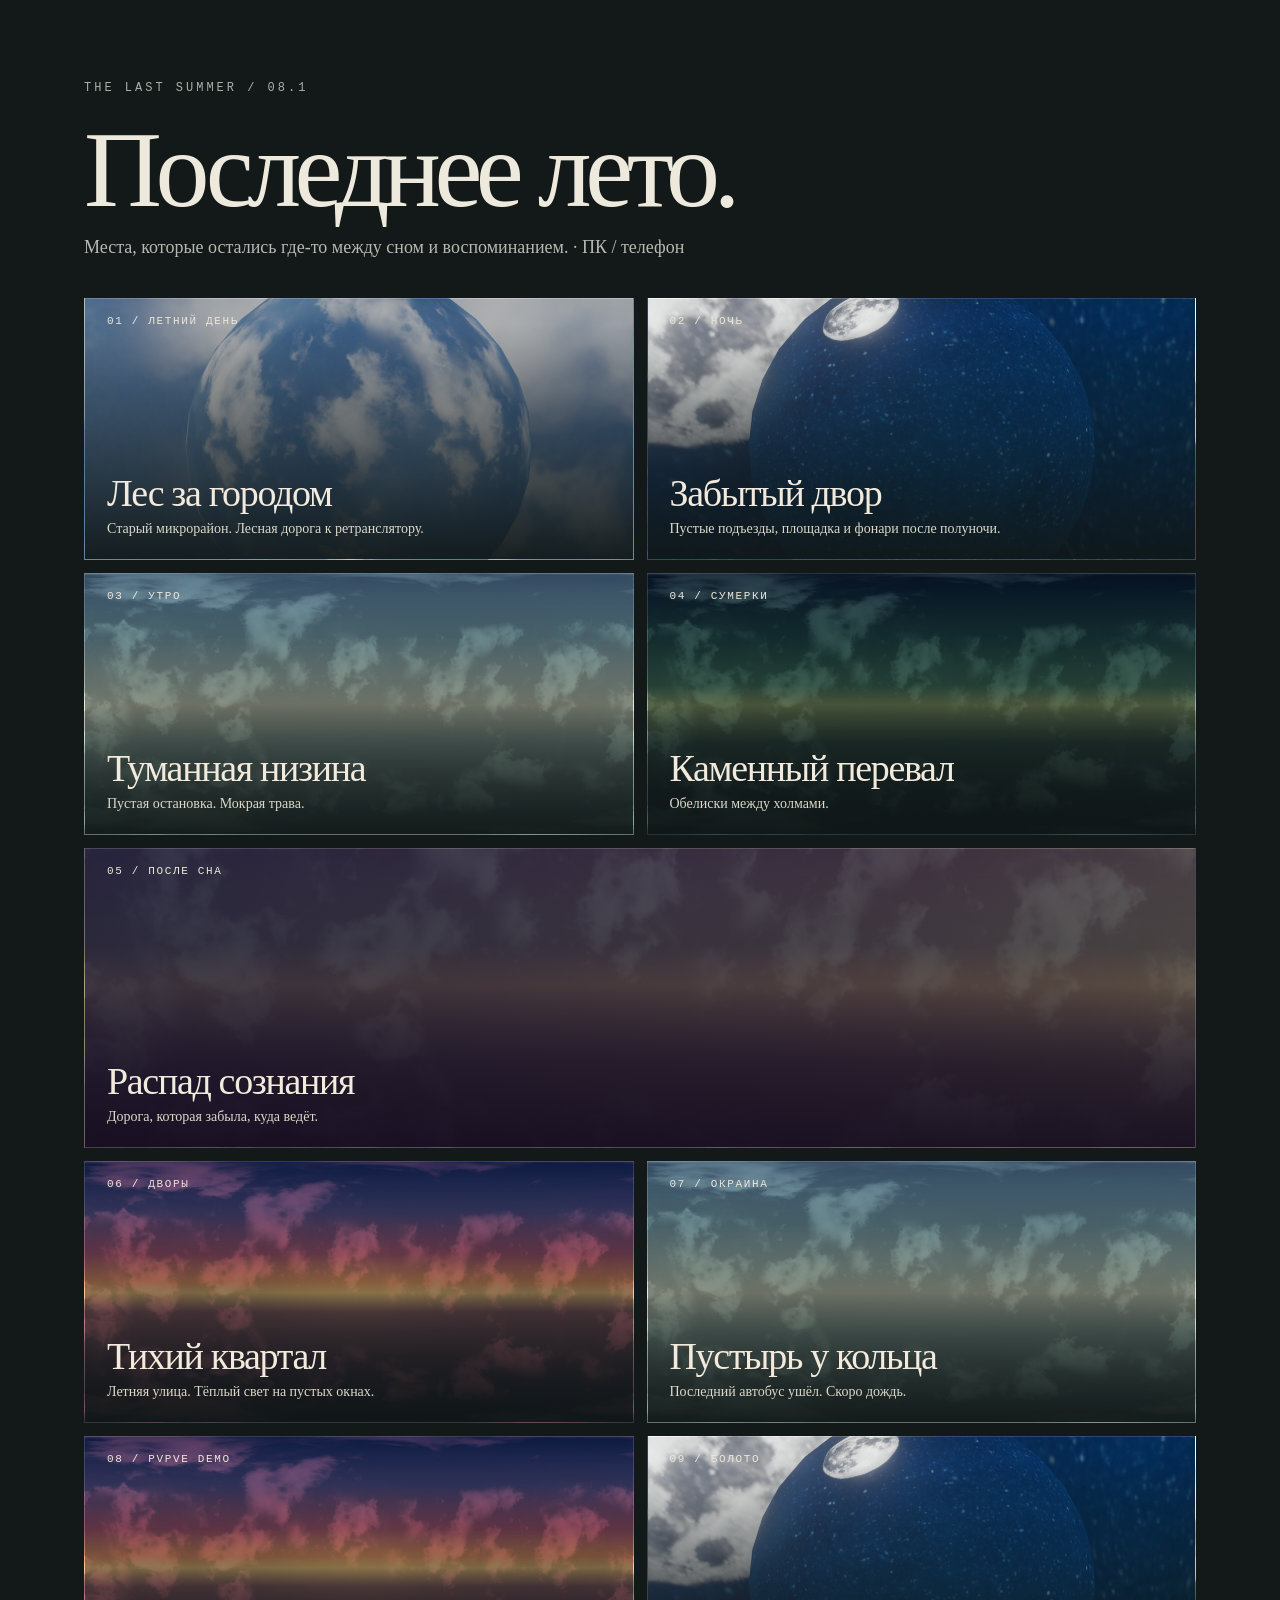
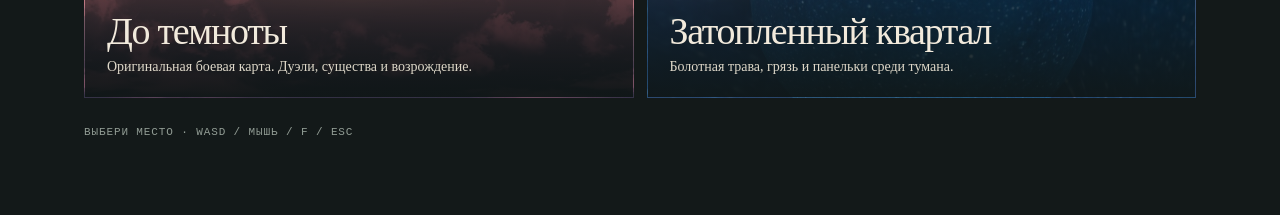
<file: index.html>
<!doctype html><html lang="ru"><head><meta charset="utf-8"><meta name="viewport" content="width=device-width,initial-scale=1,viewport-fit=cover"><title>Последнее лето — места</title><style>*{box-sizing:border-box}body{margin:0;background:#131919;color:#eee9dd;font-family:Georgia,serif;min-height:100vh}main{max-width:1160px;margin:auto;padding:clamp(24px,6vw,80px) 24px}small{font:12px monospace;letter-spacing:.25em;color:#a7b1a8}h1{font-size:clamp(52px,9vw,108px);font-weight:400;line-height:.95;letter-spacing:-.06em;margin:24px 0 16px}header p{font-size:18px;color:#b6b9b1;margin:0 0 40px}section{display:grid;grid-template-columns:repeat(2,minmax(0,1fr));gap:13px}.place{min-height:200px;aspect-ratio:2.1;position:relative;display:flex;flex-direction:column;justify-content:flex-end;padding:22px;text-decoration:none;color:#f2eadc;border:1px solid #ffffff22;background-color:#202a28;background-size:cover;background-position:center 44%;overflow:hidden;transition:filter .2s,border .2s}.place:before{content:"";position:absolute;inset:0;background:linear-gradient(0deg,#101717ef,#10171715 90%)}.place>*{position:relative}.place:hover,.place:focus-visible{border-color:#e1d2b9;filter:brightness(1.18)}.num{position:absolute;top:16px;left:22px;font:11px monospace;letter-spacing:.15em;color:#eee6d8}.name{font-size:clamp(24px,3vw,38px);letter-spacing:-.035em}.desc{font-size:14px;color:#ddd7c8;margin-top:6px}.night{background-image:url('./assets/curated/sky/PSX_NIGHTSKY_PREview.jpg')}.daylight{background-image:url('./assets/curated/sky/DAYSKY_Preview.jpg')}.sunset{background-image:url('./assets/derived/sunset.jpg')}.mist{background-image:url('./assets/derived/mist.jpg')}.twilight{background-image:url('./assets/derived/twilight.jpg')}footer{color:#929d95;font:11px monospace;letter-spacing:.08em;margin-top:28px}@media(max-width:600px){section{grid-template-columns:1fr}.place{min-height:155px}}.psyche{background-image:linear-gradient(125deg,#311c44a0,#79385270 65%,#c9786855),url('./assets/derived/twilight.jpg');grid-column:1/-1;aspect-ratio:3.7;background-position:center 55%}.psyche:before{background:linear-gradient(0deg,#160e20eb,#20132918 95%)}@media(max-width:600px){.psyche{aspect-ratio:2.1}} </style></head><body><main><header><small>THE LAST SUMMER / 08.1</small><h1>Последнее лето.</h1><p>Места, которые остались где-то между сном и воспоминанием. · ПК / телефон</p></header><section aria-label="Выбор места"><a class="place daylight" href="./survival.html?map=sunset&v=081"><span class="num">01 / ЛЕТНИЙ ДЕНЬ</span><span class="name">Лес за городом</span><span class="desc">Старый микрорайон. Лесная дорога к ретранслятору.</span></a><a class="place night" href="./survival.html?map=courtyard&v=081"><span class="num">02 / НОЧЬ</span><span class="name">Забытый двор</span><span class="desc">Пустые подъезды, площадка и фонари после полуночи.</span></a><a class="place mist" href="./survival.html?map=mist&v=081"><span class="num">03 / УТРО</span><span class="name">Туманная низина</span><span class="desc">Пустая остановка. Мокрая трава.</span></a><a class="place twilight" href="./survival.html?map=twilight&v=081"><span class="num">04 / СУМЕРКИ</span><span class="name">Каменный перевал</span><span class="desc">Обелиски между холмами.</span></a><a class="place psyche" href="./survival.html?map=mindbreak&v=081"><span class="num">05 / ПОСЛЕ СНА</span><span class="name">Распад сознания</span><span class="desc">Дорога, которая забыла, куда ведёт.</span></a><a class="place sunset" href="./survival.html?map=yard&v=081"><span class="num">06 / ДВОРЫ</span><span class="name">Тихий квартал</span><span class="desc">Летняя улица. Тёплый свет на пустых окнах.</span></a><a class="place mist" href="./survival.html?map=outskirts&v=081"><span class="num">07 / ОКРАИНА</span><span class="name">Пустырь у кольца</span><span class="desc">Последний автобус ушёл. Скоро дождь.</span></a><a class="place sunset" href="./survival.html?map=demo&v=081"><span class="num">08 / PVPVE DEMO</span><span class="name">До темноты</span><span class="desc">Оригинальная боевая карта. Дуэли, существа и возрождение.</span></a><a class="place night" href="./survival.html?map=swamp&v=081"><span class="num">09 / БОЛОТО</span><span class="name">Затопленный квартал</span><span class="desc">Болотная трава, грязь и панельки среди тумана.</span></a></section><footer>ВЫБЕРИ МЕСТО · WASD / МЫШЬ / F / ESC</footer></main><script type="module" src="./asset-cache.js?v=081"></script></body></html>
</file>
